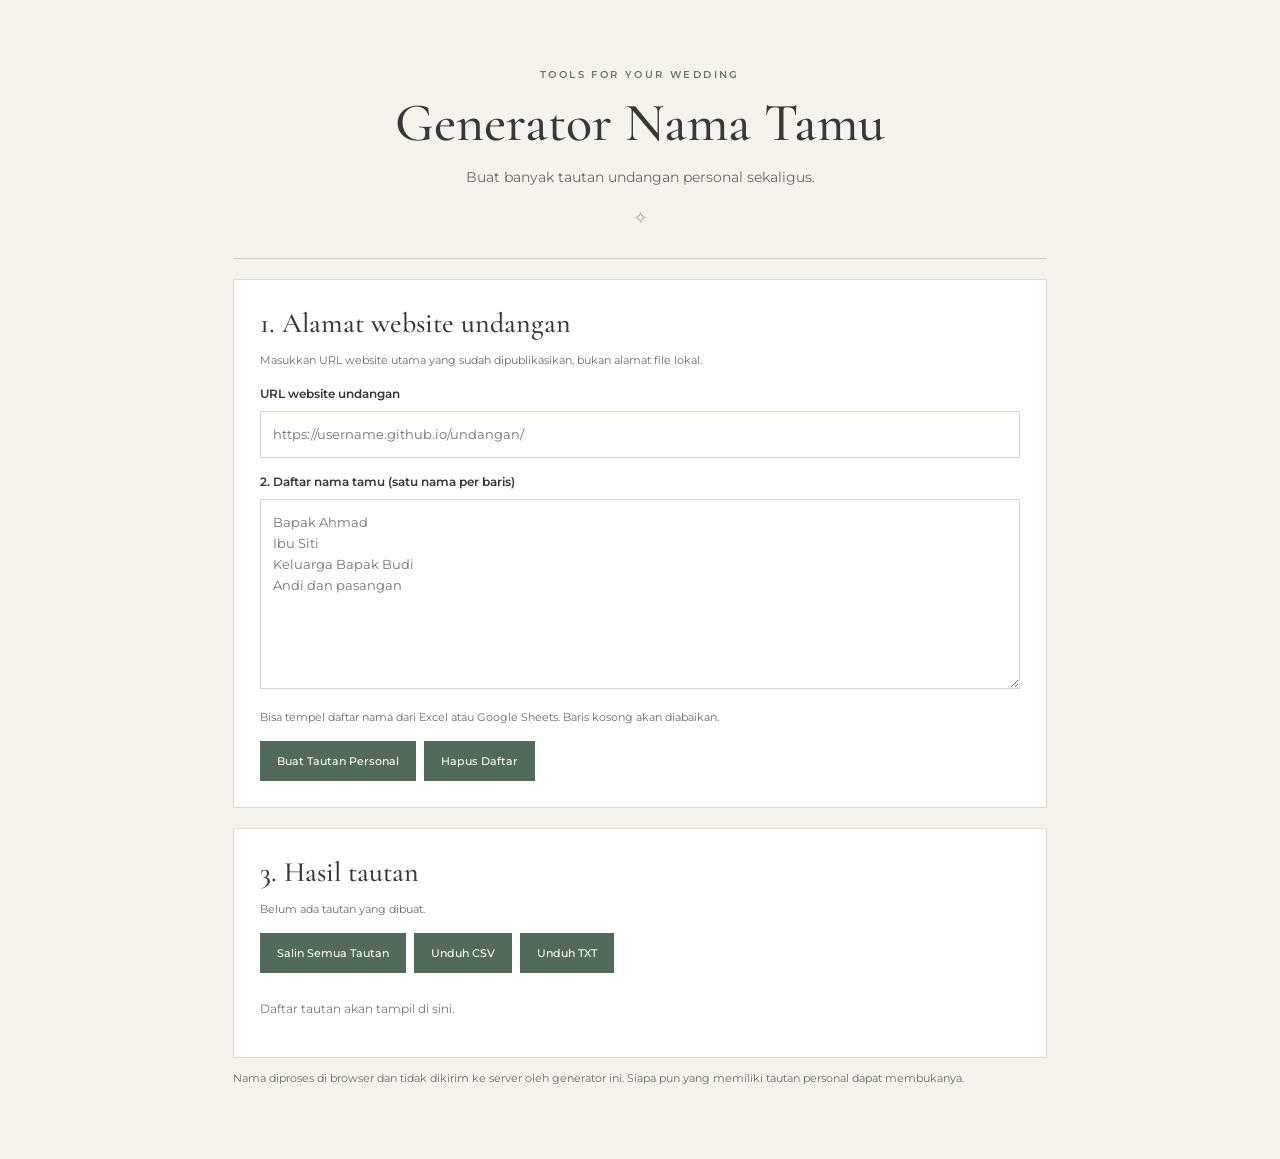
<file: generator-tamu.html>
<!DOCTYPE html><html lang="id"><head><meta charset="UTF-8"><meta name="viewport" content="width=device-width,initial-scale=1"><meta name="theme-color" content="#f7f7f5"><title>Generator Nama Tamu</title><link rel="preconnect" href="https://fonts.googleapis.com"><link href="https://fonts.googleapis.com/css2?family=Cormorant+Garamond:wght@400;500;600&family=Montserrat:wght@300;400;500;600&display=swap" rel="stylesheet"><style>
:root{--paper:#f6f3ed;--ink:#343a34;--silver:#687968;--line:#ded9ce}*{box-sizing:border-box}body{margin:0;background:var(--paper);color:var(--ink);font:14px/1.7 Montserrat,Arial,sans-serif}main{max-width:850px;margin:auto;padding:28px 18px 60px}header{text-align:center;padding:28px 8px 24px;border-bottom:1px solid var(--line)}.eyebrow{font-size:10px;letter-spacing:.24em;font-weight:600;color:var(--silver)}h1{font:500 clamp(35px,8vw,54px)/1.05 'Cormorant Garamond',Georgia,serif;margin:12px 0}h2{font:500 28px 'Cormorant Garamond',Georgia,serif;margin:0 0 8px}p{color:#686a6d}.panel{background:white;border:1px solid var(--line);padding:20px;margin-top:20px}label{display:block;font-weight:600;font-size:12px;margin:14px 0 7px}textarea,input{width:100%;border:1px solid #c9cacc;background:#fff;padding:12px;font:13px/1.6 Montserrat,Arial,sans-serif;border-radius:0}textarea{min-height:190px;resize:vertical}button{border:1px solid #393a3d;background:#393a3d;color:#fff;padding:12px 16px;font:500 11px Montserrat,Arial,sans-serif;cursor:pointer}.secondary{background:#fff;color:#393a3d}.actions{display:flex;flex-wrap:wrap;gap:8px;margin-top:14px}.note{font-size:11px;line-height:1.7}.results{display:grid;gap:10px;margin-top:14px}.guest{border:1px solid var(--line);padding:12px;overflow-wrap:anywhere}.guest strong{display:block;margin-bottom:5px}.guest a{font-size:12px;color:#56585c}.empty{font-size:12px;color:#777}@media(min-width:650px){.panel{padding:26px}}
header{border-bottom-color:#d8cbb1}header:after{content:"✧";display:block;color:#b6a17c;font-size:18px;margin-top:12px}button,.button{background:#526b58!important;color:#fffdf9!important;border-color:#526b58!important}input,textarea,select{border-color:#d7d4c9!important;background:#fffdf9!important}a{color:#526b58}section,.panel,.card{border-color:#ded9ce!important}</style></head><body><main><header><p class="eyebrow">TOOLS FOR YOUR WEDDING</p><h1>Generator Nama Tamu</h1><p>Buat banyak tautan undangan personal sekaligus.</p></header><section class="panel"><h2>1. Alamat website undangan</h2><p class="note">Masukkan URL website utama yang sudah dipublikasikan, bukan alamat file lokal.</p><label for="siteUrl">URL website undangan</label><input id="siteUrl" type="url" placeholder="https://username.github.io/undangan/"><label for="guestNames">2. Daftar nama tamu (satu nama per baris)</label><textarea id="guestNames" placeholder="Bapak Ahmad&#10;Ibu Siti&#10;Keluarga Bapak Budi&#10;Andi dan pasangan"></textarea><p class="note">Bisa tempel daftar nama dari Excel atau Google Sheets. Baris kosong akan diabaikan.</p><div class="actions"><button id="generate">Buat Tautan Personal</button><button class="secondary" id="clear">Hapus Daftar</button></div></section><section class="panel"><h2>3. Hasil tautan</h2><p class="note" id="count">Belum ada tautan yang dibuat.</p><div class="actions"><button id="copyAll">Salin Semua Tautan</button><button class="secondary" id="downloadCsv">Unduh CSV</button><button class="secondary" id="downloadTxt">Unduh TXT</button></div><div class="results" id="results"><p class="empty">Daftar tautan akan tampil di sini.</p></div></section><p class="note">Nama diproses di browser dan tidak dikirim ke server oleh generator ini. Siapa pun yang memiliki tautan personal dapat membukanya.</p></main><script>
let generated=[];const $=id=>document.getElementById(id);function cleanName(v){return v.trim().replace(/[<>]/g,'').slice(0,120)}function buildLinks(){const base=$('siteUrl').value.trim();if(!base){alert('Masukkan URL website undangan yang sudah dipublikasikan.');$('siteUrl').focus();return}let parsed;try{parsed=new URL(base)}catch(e){alert('URL belum valid. Contoh: https://username.github.io/undangan/');return}if(!['https:','http:'].includes(parsed.protocol)){alert('Gunakan URL http:// atau https://.');return}const names=$('guestNames').value.split(/\r?\n/).map(cleanName).filter(Boolean);if(!names.length){alert('Masukkan minimal satu nama tamu.');return}generated=names.map(name=>{const u=new URL(parsed.href);u.searchParams.set('to',name);return{name,url:u.href}});$('count').textContent=generated.length+' tautan berhasil dibuat.';const out=$('results');out.innerHTML='';generated.forEach((item,i)=>{const card=document.createElement('div');card.className='guest';const title=document.createElement('strong');title.textContent=(i+1)+'. '+item.name;const a=document.createElement('a');a.href=item.url;a.target='_blank';a.rel='noopener';a.textContent=item.url;const br=document.createElement('br');const b=document.createElement('button');b.className='secondary';b.textContent='Salin tautan';b.style.marginTop='8px';b.onclick=async()=>{try{await navigator.clipboard.writeText(item.url);b.textContent='Tersalin ✓'}catch(e){prompt('Salin tautan:',item.url)}};card.append(title,a,br,b);out.append(card)})}$('generate').onclick=buildLinks;$('clear').onclick=()=>{$('guestNames').value='';generated=[];$('results').innerHTML='<p class="empty">Daftar tautan akan tampil di sini.</p>';$('count').textContent='Belum ada tautan yang dibuat.'};$('copyAll').onclick=async()=>{if(!generated.length){alert('Buat tautan terlebih dahulu.');return}const t=generated.map(x=>x.name+'\t'+x.url).join('\n');try{await navigator.clipboard.writeText(t);alert('Semua nama dan tautan berhasil disalin.')}catch(e){prompt('Salin semua nama dan tautan:',t)}};function saveFile(content,name,type){const blob=new Blob([content],{type}),url=URL.createObjectURL(blob),a=document.createElement('a');a.href=url;a.download=name;a.click();URL.revokeObjectURL(url)}function esc(v){return '"'+String(v).replace(/"/g,'""')+'"'}$('downloadCsv').onclick=()=>{if(!generated.length){alert('Buat tautan terlebih dahulu.');return}saveFile('\uFEFFNama Tamu,Link Undangan\n'+generated.map(x=>esc(x.name)+','+esc(x.url)).join('\n'),'tautan-undangan.csv','text/csv;charset=utf-8')};$('downloadTxt').onclick=()=>{if(!generated.length){alert('Buat tautan terlebih dahulu.');return}saveFile(generated.map(x=>x.name+'\n'+x.url).join('\n\n'),'tautan-undangan.txt','text/plain;charset=utf-8')};
</script></body></html>
</file>
